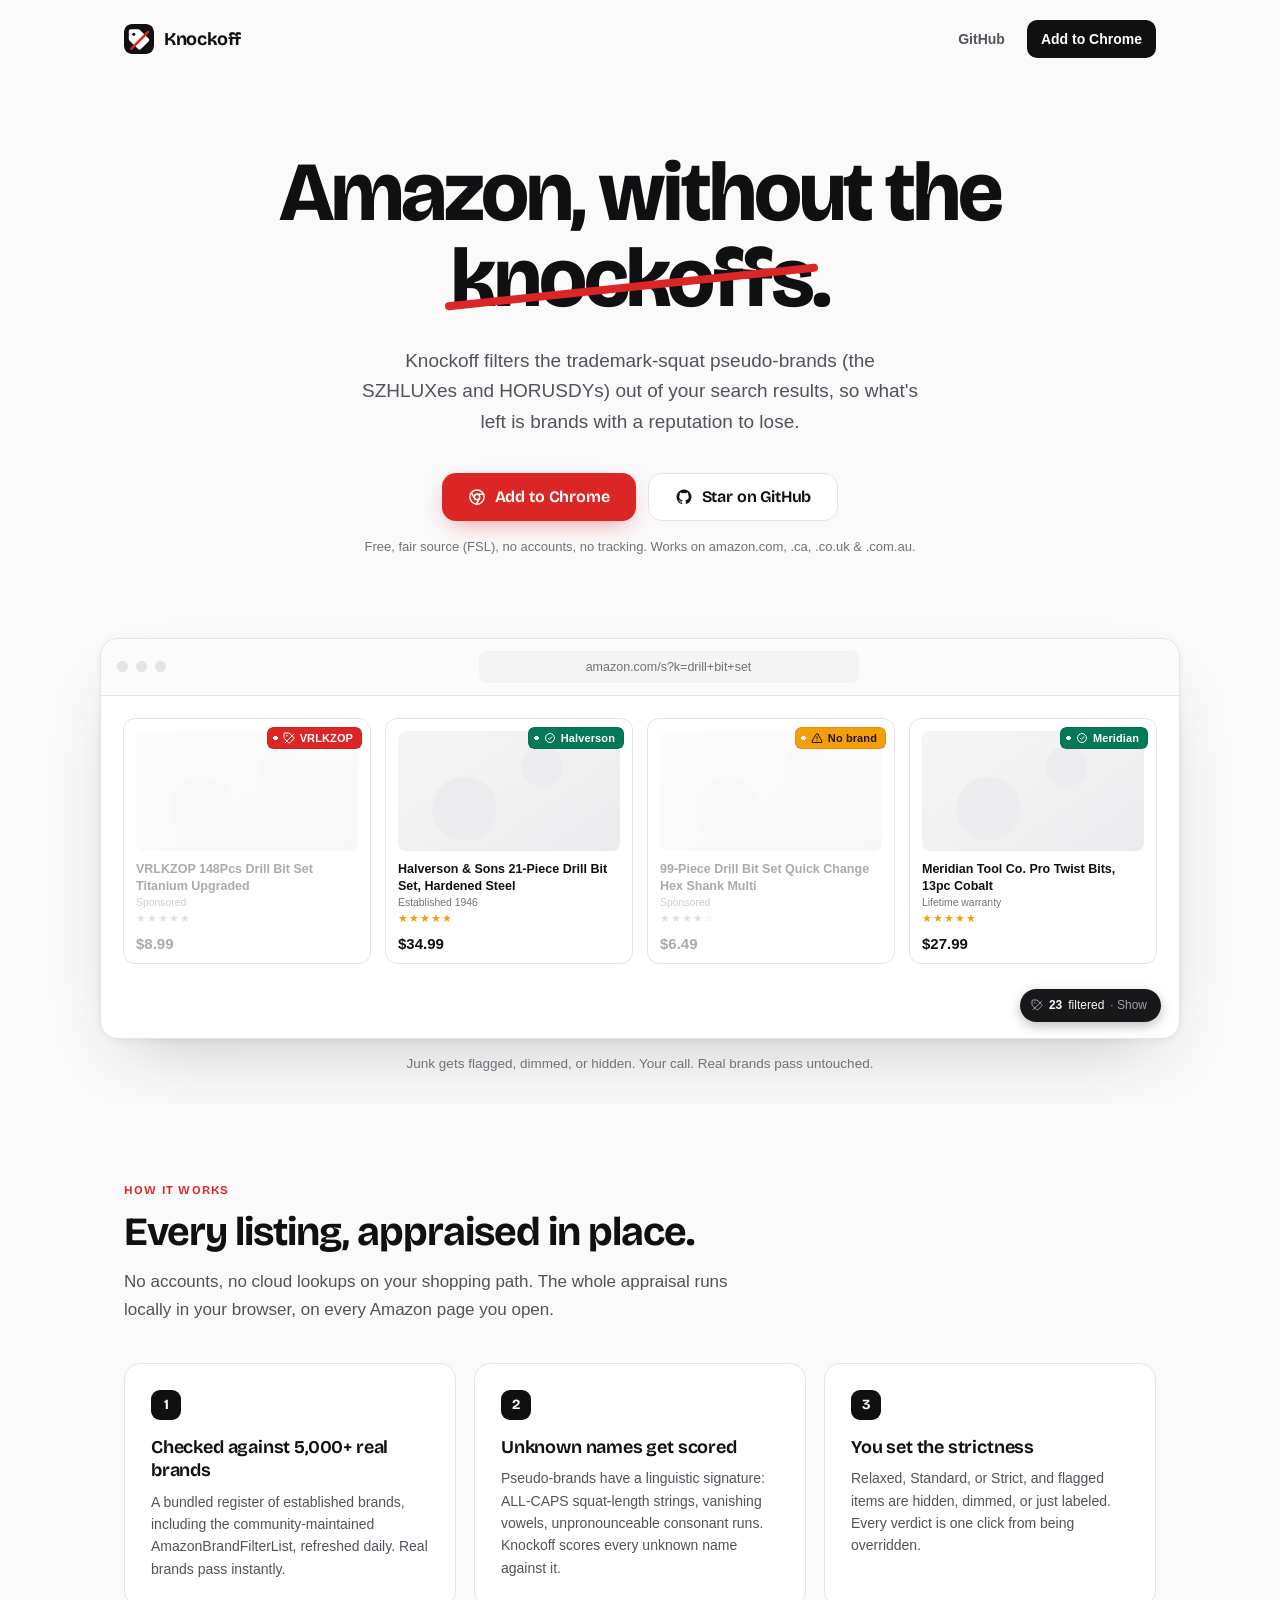
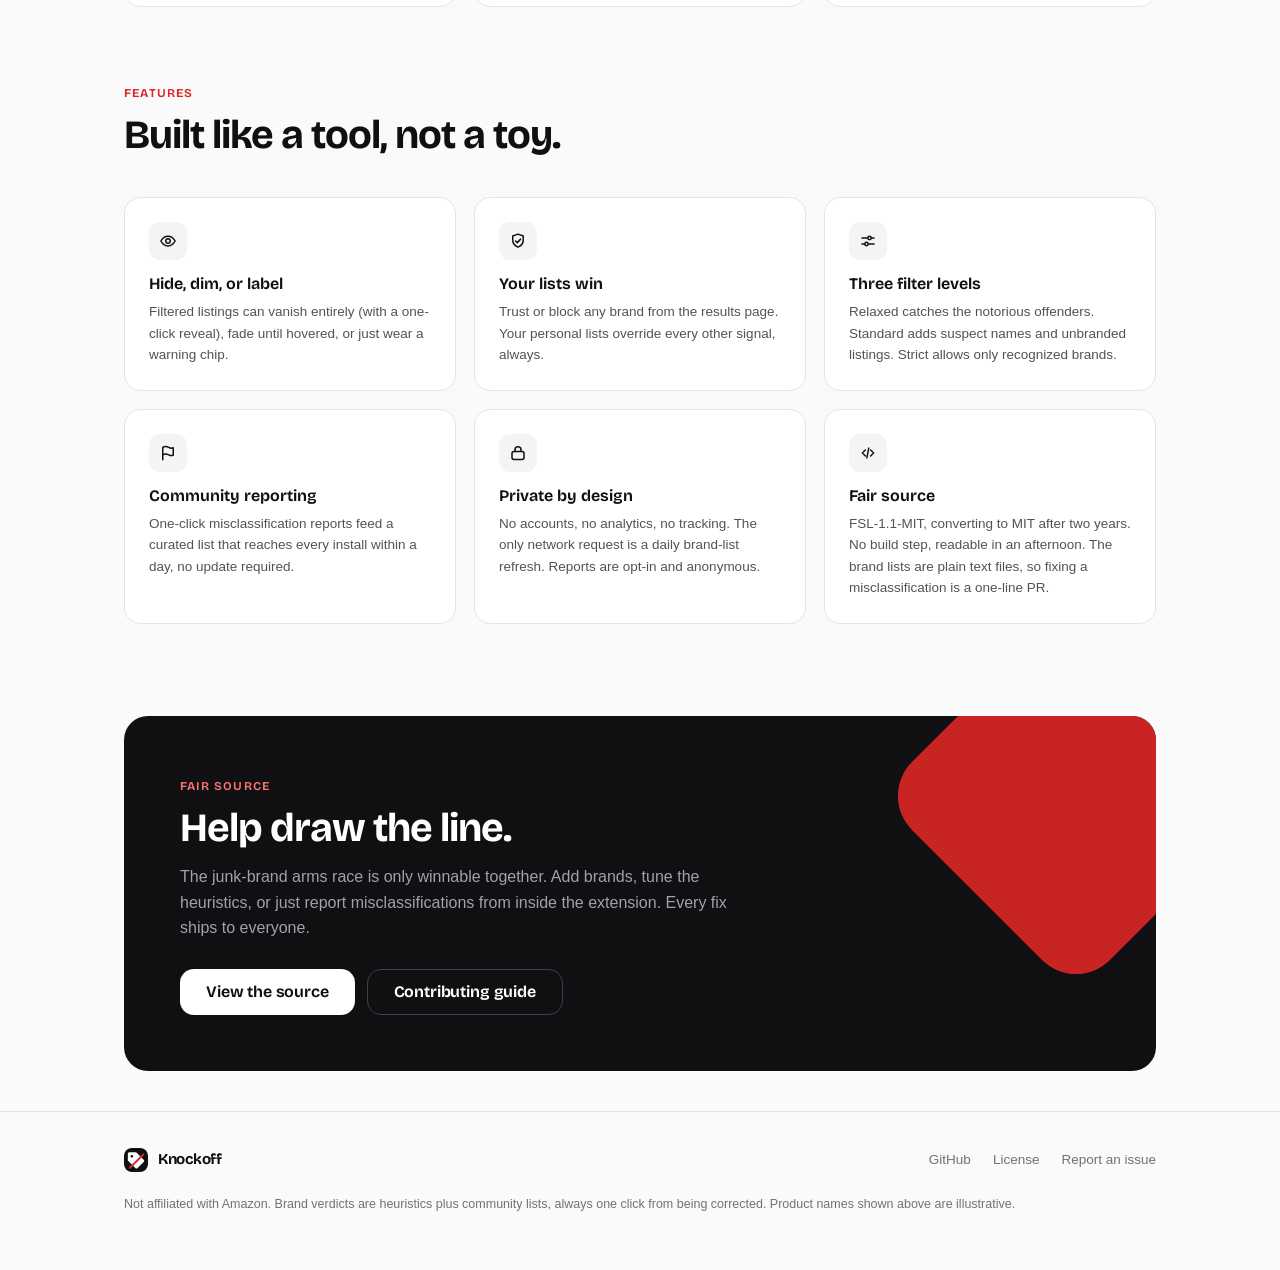
<file: site/public/index.html>
<!DOCTYPE html>
<html lang="en">
<head>
<meta charset="utf-8">
<meta name="viewport" content="width=device-width, initial-scale=1">
<title>Knockoff: Amazon, without the knockoffs</title>
<meta name="description" content="A free, fair-source Chrome extension that filters trademark-squat pseudo-brands out of Amazon. Buy from real, established brands.">
<link rel="icon" href="/icon.svg" type="image/svg+xml">
<link rel="apple-touch-icon" href="/icon128.png">
<meta property="og:title" content="Knockoff: Amazon, without the knockoffs">
<meta property="og:description" content="A free, fair-source Chrome extension that filters pseudo-brand junk out of Amazon search results.">
<meta property="og:image" content="https://knockoff.shopping/og.png">
<meta property="og:url" content="https://knockoff.shopping">
<meta name="twitter:card" content="summary_large_image">
<link rel="preconnect" href="https://fonts.googleapis.com">
<link rel="preconnect" href="https://fonts.gstatic.com" crossorigin>
<link href="https://fonts.googleapis.com/css2?family=Bricolage+Grotesque:opsz,wght@12..96,400..800&display=swap" rel="stylesheet">
<style>
  :root {
    --paper: #fafafa;
    --card: #ffffff;
    --ink: #101012;
    --ink-2: #52525b;
    --ink-3: #71717a;
    --line: #e4e4e7;
    --red: #dc2626;
    --red-deep: #b91c1c;
    --amber: #f59e0b;
    --amber-ink: #221503;
    --green: #047857;
    --display: "Bricolage Grotesque", -apple-system, BlinkMacSystemFont, "Segoe UI", sans-serif;
    --sans: -apple-system, BlinkMacSystemFont, "Segoe UI", Roboto, sans-serif;
  }
  * { box-sizing: border-box; margin: 0; }
  html { scroll-behavior: smooth; }
  body {
    background: var(--paper);
    color: var(--ink);
    font: 400 16px/1.6 var(--sans);
    -webkit-font-smoothing: antialiased;
  }
  .wrap { max-width: 1080px; margin: 0 auto; padding: 0 24px; }

  /* ── Nav ── */
  nav {
    display: flex; align-items: center; justify-content: space-between;
    padding: 20px 0;
  }
  .mark { display: flex; align-items: center; gap: 10px; text-decoration: none; color: var(--ink); }
  .mark svg { width: 30px; height: 30px; border-radius: 8px; }
  .mark b { font: 700 18px/1 var(--display); letter-spacing: -0.02em; }
  .nav-links { display: flex; gap: 8px; align-items: center; }
  .nav-links a {
    color: var(--ink-2); text-decoration: none; font-weight: 550; font-size: 14px;
    padding: 8px 14px; border-radius: 10px;
  }
  .nav-links a:hover { color: var(--ink); background: #f0f0f1; }
  .nav-links a.solid { background: var(--ink); color: #fff; }
  .nav-links a.solid:hover { background: #2d2d31; }

  /* ── Hero ── */
  header { position: relative; overflow: hidden; }
  .hero { padding: 72px 0 40px; text-align: center; position: relative; }
  .hero h1 {
    font: 750 clamp(44px, 7.5vw, 84px)/1.02 var(--display);
    letter-spacing: -0.035em;
    max-width: 850px; margin: 0 auto 24px;
  }
  .hero h1 .slashed {
    position: relative; white-space: nowrap;
  }
  .hero h1 .slashed::after {
    content: ""; position: absolute; left: -2%; right: -2%; top: 54%;
    height: 0.09em; background: var(--red); border-radius: 99px;
    transform: rotate(-6deg);
  }
  .hero p.sub {
    font-size: 19px; color: var(--ink-2); max-width: 560px; margin: 0 auto 36px;
  }
  .ctas { display: flex; gap: 12px; justify-content: center; flex-wrap: wrap; }
  .btn {
    display: inline-flex; align-items: center; gap: 9px;
    padding: 14px 26px; border-radius: 14px; text-decoration: none;
    font: 650 16px/1 var(--display); letter-spacing: -0.01em;
    transition: transform .12s ease, box-shadow .12s ease;
  }
  .btn:active { transform: scale(.98); }
  .btn.primary { background: var(--red); color: #fff; box-shadow: 0 8px 24px -8px rgba(220,38,38,.5); }
  .btn.primary:hover { background: var(--red-deep); transform: translateY(-1px); }
  .btn.ghost { background: #fff; color: var(--ink); border: 1px solid var(--line); }
  .btn.ghost:hover { border-color: var(--ink-3); }
  .btn svg { width: 18px; height: 18px; }
  .hero .note { margin-top: 16px; font-size: 13px; color: var(--ink-3); }

  /* ── Demo ── */
  .demo { padding: 40px 0 30px; }
  .browser {
    background: var(--card); border: 1px solid var(--line); border-radius: 18px;
    box-shadow: 0 2px 6px rgba(16,16,18,.05), 0 30px 70px -30px rgba(16,16,18,.25);
    overflow: hidden;
  }
  .browser-bar {
    display: flex; align-items: center; gap: 8px;
    padding: 12px 16px; border-bottom: 1px solid var(--line); background: #fcfcfc;
  }
  .dot { width: 11px; height: 11px; border-radius: 50%; background: #e4e4e7; }
  .urlbar {
    flex: 1; max-width: 380px; margin: 0 auto;
    background: #f4f4f5; border-radius: 8px; padding: 6px 14px;
    font-size: 12.5px; color: var(--ink-3); text-align: center;
  }
  .results { display: grid; grid-template-columns: repeat(4, 1fr); gap: 14px; padding: 22px; }
  .product { position: relative; border: 1px solid var(--line); border-radius: 12px; padding: 12px; background: #fff; }
  .product .img {
    height: 120px; border-radius: 8px; margin-bottom: 10px;
    background:
      radial-gradient(circle at 65% 30%, #ececee 12%, transparent 13%),
      radial-gradient(circle at 30% 65%, #ececee 18%, transparent 19%),
      linear-gradient(145deg, #f6f6f7, #ebebed);
  }
  .product .t { font-size: 12.5px; font-weight: 600; line-height: 1.4; }
  .product .t small { display: block; font-weight: 400; color: var(--ink-3); }
  .product .price { margin-top: 8px; font: 700 15px/1 var(--sans); }
  .product.junk .img, .product.junk .t, .product.junk .price { opacity: .35; filter: grayscale(.9); }
  .stars { color: var(--amber); font-size: 11px; letter-spacing: 1px; }
  .product.junk .stars { opacity: .35; filter: grayscale(.9); }

  /* the real chip, punched hole and all */
  .chip {
    position: absolute; top: 8px; right: 8px; z-index: 2;
    display: inline-flex; align-items: center; gap: 5px;
    padding: 3px 9px 3px 16px; border-radius: 6px;
    font: 600 11px/1.5 var(--sans); letter-spacing: .01em;
    box-shadow: 0 1px 2px rgba(0,0,0,.18), inset 0 0 0 1px rgba(0,0,0,.08);
    -webkit-mask: radial-gradient(circle 2.5px at 8.5px 50%, transparent 96%, #000 100%);
            mask: radial-gradient(circle 2.5px at 8.5px 50%, transparent 96%, #000 100%);
  }
  .chip svg { width: 12px; height: 12px; }
  .chip.red { background: var(--red); color: #fff; }
  .chip.amber { background: var(--amber); color: var(--amber-ink); }
  .chip.green { background: var(--green); color: #fff; }
  .pill {
    position: absolute; right: 18px; bottom: 16px;
    display: inline-flex; align-items: center; gap: 6px;
    padding: 8px 14px 8px 11px; border-radius: 999px;
    background: #18181b; color: #fafafa; font: 500 12px/1.4 var(--sans);
    box-shadow: 0 4px 12px rgba(0,0,0,.25);
  }
  .pill b { font-weight: 600; }
  .pill i { font-style: normal; color: #a1a1aa; }
  .pill svg { width: 12px; height: 12px; color: #a1a1aa; }
  .demo-caption { text-align: center; font-size: 13.5px; color: var(--ink-3); margin-top: 14px; }

  /* ── Sections ── */
  section { padding: 72px 0; }
  .kicker {
    display: inline-flex; align-items: center; gap: 7px;
    font: 650 12px/1 var(--display); letter-spacing: .1em; text-transform: uppercase;
    color: var(--red); margin-bottom: 14px;
  }
  h2 { font: 700 clamp(28px, 4vw, 40px)/1.1 var(--display); letter-spacing: -0.025em; margin-bottom: 14px; }
  .lede { color: var(--ink-2); font-size: 17px; max-width: 620px; }

  .steps { display: grid; grid-template-columns: repeat(3, 1fr); gap: 18px; margin-top: 40px; }
  .step {
    background: var(--card); border: 1px solid var(--line); border-radius: 16px; padding: 26px;
  }
  .step .n {
    display: inline-flex; align-items: center; justify-content: center;
    width: 30px; height: 30px; border-radius: 9px; background: var(--ink); color: #fff;
    font: 700 14px/1 var(--display); margin-bottom: 16px;
  }
  .step h3 { font: 650 18px/1.3 var(--display); letter-spacing: -0.01em; margin-bottom: 8px; }
  .step p { font-size: 14px; color: var(--ink-2); }

  .grid { display: grid; grid-template-columns: repeat(3, 1fr); gap: 18px; margin-top: 40px; }
  .feature {
    background: var(--card); border: 1px solid var(--line); border-radius: 16px; padding: 24px;
  }
  .feature .ic {
    display: inline-flex; width: 38px; height: 38px; border-radius: 11px;
    align-items: center; justify-content: center; margin-bottom: 14px;
    background: #f4f4f5; color: var(--ink);
  }
  .feature .ic svg { width: 18px; height: 18px; }
  .feature h3 { font: 650 16px/1.3 var(--display); margin-bottom: 6px; }
  .feature p { font-size: 13.5px; color: var(--ink-2); }

  /* ── Open source band ── */
  .band { background: var(--ink); color: #fafafa; border-radius: 24px; padding: 56px; margin: 20px 0 40px; position: relative; overflow: hidden; }
  .band::before {
    content: ""; position: absolute; right: -60px; top: -60px; width: 280px; height: 280px;
    background: var(--red); transform: rotate(45deg); opacity: .9; border-radius: 48px;
  }
  .band h2 { color: #fff; position: relative; }
  .band p { color: #a1a1aa; max-width: 560px; font-size: 16px; position: relative; margin-bottom: 28px; }
  .band .btn.ghost { background: transparent; color: #fff; border-color: #3f3f46; position: relative; }
  .band .btn.ghost:hover { border-color: #71717a; }
  .band .btn.white { background: #fff; color: var(--ink); position: relative; }

  footer { padding: 36px 0 56px; border-top: 1px solid var(--line); }
  .foot { display: flex; align-items: center; justify-content: space-between; flex-wrap: wrap; gap: 16px; }
  .foot .mark svg { width: 24px; height: 24px; }
  .foot .mark b { font-size: 15px; }
  .foot-links { display: flex; gap: 22px; font-size: 13.5px; }
  .foot-links a { color: var(--ink-3); text-decoration: none; }
  .foot-links a:hover { color: var(--ink); }
  .foot .fine { width: 100%; font-size: 12.5px; color: var(--ink-3); margin-top: 6px; }

  @media (max-width: 860px) {
    .results { grid-template-columns: repeat(2, 1fr); }
    .steps, .grid { grid-template-columns: 1fr; }
    .band { padding: 36px 28px; }
    .product:nth-child(n+5) { display: none; }
  }
</style>
</head>
<body>

<div class="wrap">
  <nav>
    <a class="mark" href="/">
      <svg viewBox="0 0 128 128" aria-hidden="true"><rect width="128" height="128" rx="30" fill="#101012"/><g transform="translate(64 66) scale(4.35) translate(-12 -12)"><path d="M12.9 2.6 21.4 11.1a2 2 0 0 1 0 2.83l-7.47 7.47a2 2 0 0 1-2.83 0L2.6 12.9A2 2 0 0 1 2 11.49V4a2 2 0 0 1 2-2h7.49a2 2 0 0 1 1.41.6Z" fill="#fff"/><circle cx="6.9" cy="6.9" r="1.55" fill="#101012"/><path d="M4.6 21 21 4.6" stroke="#dc2626" stroke-width="2.4" stroke-linecap="round" fill="none"/></g></svg>
      <b>Knockoff</b>
    </a>
    <div class="nav-links">
      <a href="https://github.com/Shpigford/knockoff">GitHub</a>
      <a class="solid" href="#install">Add to Chrome</a>
    </div>
  </nav>
</div>

<header>
  <div class="wrap hero">
    <h1>Amazon, without the <span class="slashed">knockoffs</span>.</h1>
    <p class="sub">Knockoff filters the trademark-squat pseudo-brands (the SZHLUXes and
    HORUSDYs) out of your search results, so what's left is brands with a reputation to lose.</p>
    <div class="ctas" id="install">
      <a class="btn primary" href="https://github.com/Shpigford/knockoff#install">
        <svg viewBox="0 0 24 24" fill="none" stroke="currentColor" stroke-width="2" stroke-linecap="round" stroke-linejoin="round"><circle cx="12" cy="12" r="9.5"/><circle cx="12" cy="12" r="3.6"/><path d="M12 8.4h9.1M8.9 14.2 4.4 6.4M15.2 14.2l-4.6 7.9"/></svg>
        Add to Chrome
      </a>
      <a class="btn ghost" href="https://github.com/Shpigford/knockoff">
        <svg viewBox="0 0 24 24" fill="currentColor"><path d="M12 2a10 10 0 0 0-3.16 19.49c.5.09.68-.22.68-.48v-1.7c-2.78.6-3.37-1.34-3.37-1.34-.45-1.16-1.11-1.47-1.11-1.47-.9-.62.07-.61.07-.61 1 .07 1.53 1.03 1.53 1.03.9 1.52 2.34 1.08 2.91.83.09-.65.35-1.09.63-1.34-2.22-.25-4.56-1.11-4.56-4.95 0-1.09.39-1.98 1.03-2.68-.1-.25-.45-1.27.1-2.64 0 0 .84-.27 2.75 1.02a9.58 9.58 0 0 1 5 0c1.91-1.29 2.75-1.02 2.75-1.02.55 1.37.2 2.39.1 2.64.64.7 1.03 1.59 1.03 2.68 0 3.85-2.34 4.7-4.57 4.94.36.31.68.92.68 1.85V21c0 .27.18.58.69.48A10 10 0 0 0 12 2Z"/></svg>
        Star on GitHub
      </a>
    </div>
    <p class="note">Free, fair source (FSL), no accounts, no tracking. Works on amazon.com, .ca, .co.uk &amp; .com.au.</p>
  </div>

  <div class="wrap demo">
    <div class="browser">
      <div class="browser-bar">
        <span class="dot"></span><span class="dot"></span><span class="dot"></span>
        <div class="urlbar">amazon.com/s?k=drill+bit+set</div>
      </div>
      <div class="results">
        <div class="product junk">
          <span class="chip red"><svg viewBox="0 0 24 24" fill="none" stroke="currentColor" stroke-width="2" stroke-linecap="round" stroke-linejoin="round"><path d="M12.9 2.6 21.4 11.1a2 2 0 0 1 0 2.83l-7.47 7.47a2 2 0 0 1-2.83 0L2.6 12.9A2 2 0 0 1 2 11.49V4a2 2 0 0 1 2-2h7.49a2 2 0 0 1 1.41.6Z"/><circle cx="7.5" cy="7.5" r="1.5" fill="currentColor" stroke="none"/><path d="M4.2 21.5 21.5 4.2"/></svg>VRLKZOP</span>
          <div class="img"></div>
          <div class="t">VRLKZOP 148Pcs Drill Bit Set Titanium Upgraded<small>Sponsored</small></div>
          <div class="stars">★★★★★</div>
          <div class="price">$8.99</div>
        </div>
        <div class="product">
          <span class="chip green"><svg viewBox="0 0 24 24" fill="none" stroke="currentColor" stroke-width="2" stroke-linecap="round" stroke-linejoin="round"><circle cx="12" cy="12" r="9"/><path d="m8.4 12.4 2.5 2.5 4.9-5.4"/></svg>Halverson</span>
          <div class="img"></div>
          <div class="t">Halverson &amp; Sons 21-Piece Drill Bit Set, Hardened Steel<small>Established 1946</small></div>
          <div class="stars">★★★★★</div>
          <div class="price">$34.99</div>
        </div>
        <div class="product junk">
          <span class="chip amber"><svg viewBox="0 0 24 24" fill="none" stroke="currentColor" stroke-width="2" stroke-linecap="round" stroke-linejoin="round"><path d="M13.73 4.4 21.6 18a2 2 0 0 1-1.73 3H4.13A2 2 0 0 1 2.4 18L10.27 4.4a2 2 0 0 1 3.46 0Z"/><path d="M12 9.4v4.2"/><circle cx="12" cy="17.2" r="1.1" fill="currentColor" stroke="none"/></svg>No brand</span>
          <div class="img"></div>
          <div class="t">99-Piece Drill Bit Set Quick Change Hex Shank Multi<small>Sponsored</small></div>
          <div class="stars">★★★★☆</div>
          <div class="price">$6.49</div>
        </div>
        <div class="product">
          <span class="chip green"><svg viewBox="0 0 24 24" fill="none" stroke="currentColor" stroke-width="2" stroke-linecap="round" stroke-linejoin="round"><circle cx="12" cy="12" r="9"/><path d="m8.4 12.4 2.5 2.5 4.9-5.4"/></svg>Meridian</span>
          <div class="img"></div>
          <div class="t">Meridian Tool Co. Pro Twist Bits, 13pc Cobalt<small>Lifetime warranty</small></div>
          <div class="stars">★★★★★</div>
          <div class="price">$27.99</div>
        </div>
      </div>
      <div style="position:relative;height:52px">
        <span class="pill"><svg viewBox="0 0 24 24" fill="none" stroke="currentColor" stroke-width="2" stroke-linecap="round" stroke-linejoin="round"><path d="M12.9 2.6 21.4 11.1a2 2 0 0 1 0 2.83l-7.47 7.47a2 2 0 0 1-2.83 0L2.6 12.9A2 2 0 0 1 2 11.49V4a2 2 0 0 1 2-2h7.49a2 2 0 0 1 1.41.6Z"/><circle cx="7.5" cy="7.5" r="1.5" fill="currentColor" stroke="none"/><path d="M4.2 21.5 21.5 4.2"/></svg><b>23</b> filtered <i>· Show</i></span>
      </div>
    </div>
    <p class="demo-caption">Junk gets flagged, dimmed, or hidden. Your call. Real brands pass untouched.</p>
  </div>
</header>

<section>
  <div class="wrap">
    <span class="kicker">How it works</span>
    <h2>Every listing, appraised in place.</h2>
    <p class="lede">No accounts, no cloud lookups on your shopping path. The whole appraisal
    runs locally in your browser, on every Amazon page you open.</p>
    <div class="steps">
      <div class="step">
        <span class="n">1</span>
        <h3>Checked against 5,000+ real brands</h3>
        <p>A bundled register of established brands, including the community-maintained
        AmazonBrandFilterList, refreshed daily. Real brands pass instantly.</p>
      </div>
      <div class="step">
        <span class="n">2</span>
        <h3>Unknown names get scored</h3>
        <p>Pseudo-brands have a linguistic signature: ALL-CAPS squat-length strings, vanishing
        vowels, unpronounceable consonant runs. Knockoff scores every unknown name against it.</p>
      </div>
      <div class="step">
        <span class="n">3</span>
        <h3>You set the strictness</h3>
        <p>Relaxed, Standard, or Strict, and flagged items are hidden, dimmed, or just labeled.
        Every verdict is one click from being overridden.</p>
      </div>
    </div>
  </div>
</section>

<section style="padding-top: 0;">
  <div class="wrap">
    <span class="kicker">Features</span>
    <h2>Built like a tool, not a toy.</h2>
    <div class="grid">
      <div class="feature">
        <span class="ic"><svg viewBox="0 0 24 24" fill="none" stroke="currentColor" stroke-width="2" stroke-linecap="round" stroke-linejoin="round"><path d="M2.5 12S6 5.5 12 5.5 21.5 12 21.5 12 18 18.5 12 18.5 2.5 12 2.5 12Z"/><circle cx="12" cy="12" r="3"/></svg></span>
        <h3>Hide, dim, or label</h3>
        <p>Filtered listings can vanish entirely (with a one-click reveal), fade until hovered, or just wear a warning chip.</p>
      </div>
      <div class="feature">
        <span class="ic"><svg viewBox="0 0 24 24" fill="none" stroke="currentColor" stroke-width="2" stroke-linecap="round" stroke-linejoin="round"><path d="M12 2.8 19 5.4v5.2c0 4.6-2.9 7.8-7 9.6-4.1-1.8-7-5-7-9.6V5.4Z"/><path d="m8.8 11.9 2.3 2.3 4.3-4.7"/></svg></span>
        <h3>Your lists win</h3>
        <p>Trust or block any brand from the results page. Your personal lists override every other signal, always.</p>
      </div>
      <div class="feature">
        <span class="ic"><svg viewBox="0 0 24 24" fill="none" stroke="currentColor" stroke-width="2" stroke-linecap="round"><path d="M4 8h7.5M16.5 8H20M4 16h3.5M12.5 16H20"/><circle cx="14" cy="8" r="2.2"/><circle cx="10" cy="16" r="2.2"/></svg></span>
        <h3>Three filter levels</h3>
        <p>Relaxed catches the notorious offenders. Standard adds suspect names and unbranded listings. Strict allows only recognized brands.</p>
      </div>
      <div class="feature">
        <span class="ic"><svg viewBox="0 0 24 24" fill="none" stroke="currentColor" stroke-width="2" stroke-linecap="round" stroke-linejoin="round"><path d="M5 21V4.5C7.7 3 10.3 3 13 4.5c2 1.1 4 1.3 6 .6V15c-2 .7-4 .5-6-.6-2.7-1.5-5.3-1.5-8 0"/></svg></span>
        <h3>Community reporting</h3>
        <p>One-click misclassification reports feed a curated list that reaches every install within a day, no update required.</p>
      </div>
      <div class="feature">
        <span class="ic"><svg viewBox="0 0 24 24" fill="none" stroke="currentColor" stroke-width="2" stroke-linecap="round" stroke-linejoin="round"><rect x="4" y="10" width="16" height="10.5" rx="2.5"/><path d="M8 10V7.5a4 4 0 0 1 8 0V10"/></svg></span>
        <h3>Private by design</h3>
        <p>No accounts, no analytics, no tracking. The only network request is a daily brand-list refresh. Reports are opt-in and anonymous.</p>
      </div>
      <div class="feature">
        <span class="ic"><svg viewBox="0 0 24 24" fill="none" stroke="currentColor" stroke-width="2" stroke-linecap="round" stroke-linejoin="round"><path d="m8.5 8-4 4 4 4M15.5 8l4 4-4 4M13 5.5l-2.5 13"/></svg></span>
        <h3>Fair source</h3>
        <p>FSL-1.1-MIT, converting to MIT after two years. No build step, readable in an afternoon. The brand lists are plain text files, so fixing a misclassification is a one-line PR.</p>
      </div>
    </div>
  </div>
</section>

<div class="wrap">
  <div class="band">
    <span class="kicker" style="color:#f87171">Fair source</span>
    <h2>Help draw the line.</h2>
    <p>The junk-brand arms race is only winnable together. Add brands, tune the heuristics,
    or just report misclassifications from inside the extension. Every fix ships to everyone.</p>
    <div class="ctas" style="justify-content:flex-start">
      <a class="btn white" href="https://github.com/Shpigford/knockoff">View the source</a>
      <a class="btn ghost" href="https://github.com/Shpigford/knockoff/blob/main/CONTRIBUTING.md">Contributing guide</a>
    </div>
  </div>
</div>

<footer>
  <div class="wrap foot">
    <a class="mark" href="/">
      <svg viewBox="0 0 128 128" aria-hidden="true"><rect width="128" height="128" rx="30" fill="#101012"/><g transform="translate(64 66) scale(4.35) translate(-12 -12)"><path d="M12.9 2.6 21.4 11.1a2 2 0 0 1 0 2.83l-7.47 7.47a2 2 0 0 1-2.83 0L2.6 12.9A2 2 0 0 1 2 11.49V4a2 2 0 0 1 2-2h7.49a2 2 0 0 1 1.41.6Z" fill="#fff"/><circle cx="6.9" cy="6.9" r="1.55" fill="#101012"/><path d="M4.6 21 21 4.6" stroke="#dc2626" stroke-width="2.4" stroke-linecap="round" fill="none"/></g></svg>
      <b>Knockoff</b>
    </a>
    <div class="foot-links">
      <a href="https://github.com/Shpigford/knockoff">GitHub</a>
      <a href="https://github.com/Shpigford/knockoff/blob/main/LICENSE">License</a>
      <a href="https://github.com/Shpigford/knockoff/issues">Report an issue</a>
    </div>
    <p class="fine">Not affiliated with Amazon. Brand verdicts are heuristics plus community lists, always
    one click from being corrected. Product names shown above are illustrative.</p>
  </div>
</footer>

</body>
</html>
</file>
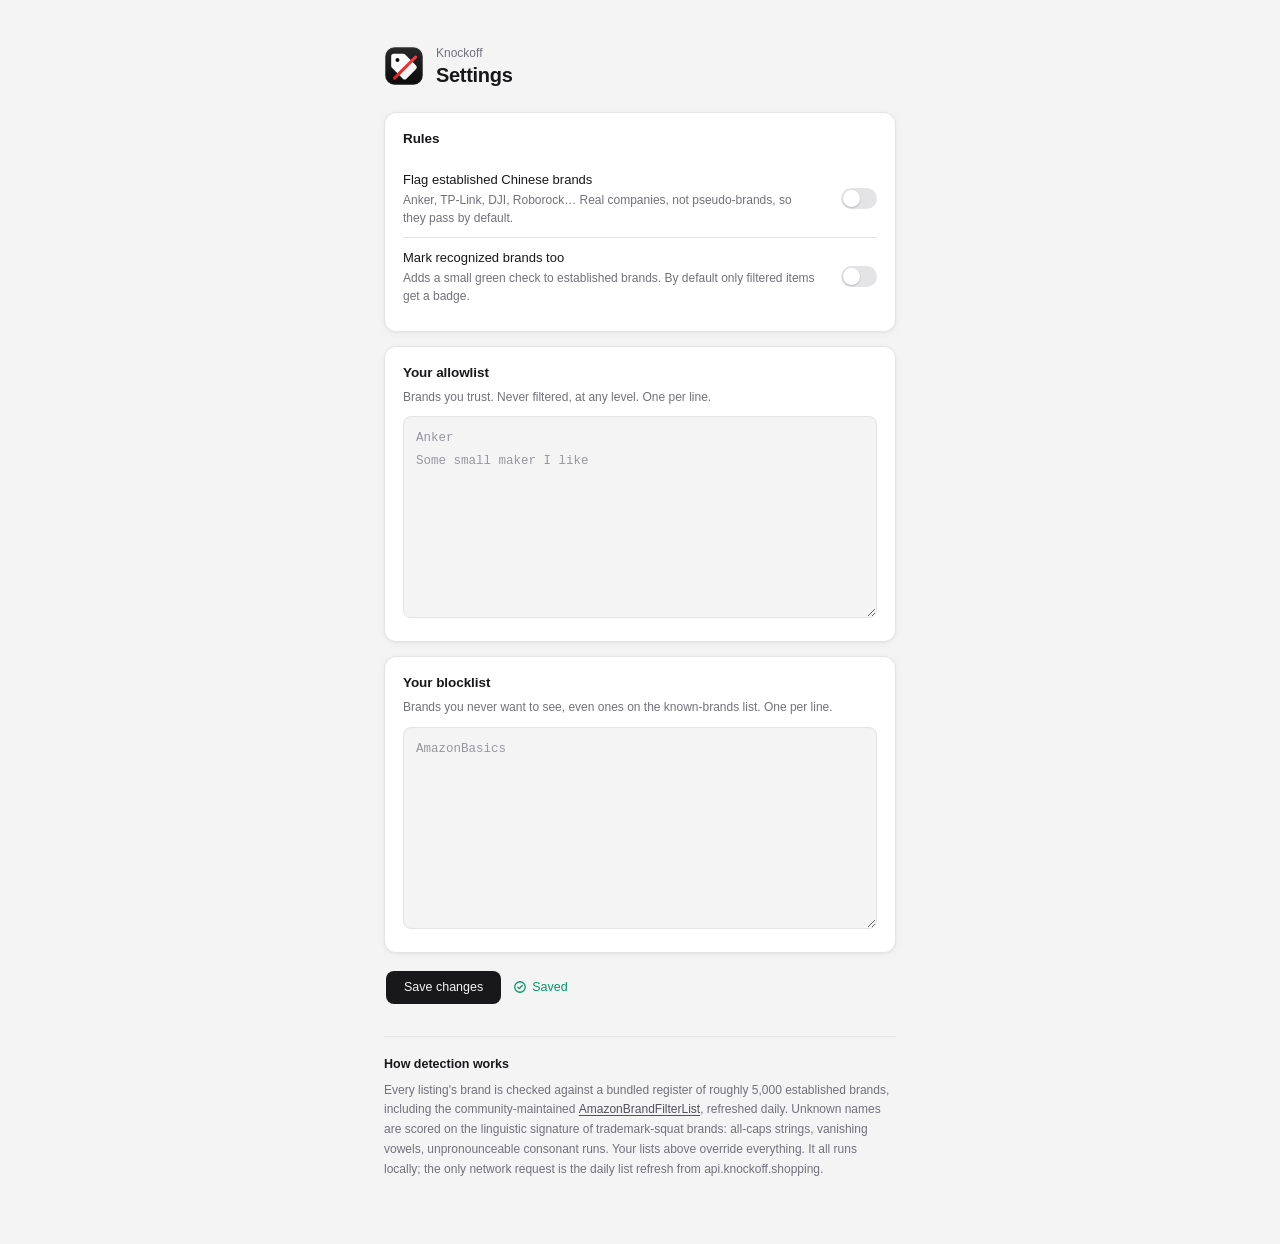
<file: options/options.html>
<!DOCTYPE html>
<html>
<head>
  <meta charset="utf-8">
  <title>Knockoff Settings</title>
  <link rel="stylesheet" href="options.css">
</head>
<body>
  <main>
    <header class="masthead">
      <svg class="logo" viewBox="0 0 128 128" aria-hidden="true">
        <defs>
          <linearGradient id="lg-bg" x1="0" y1="0" x2="0" y2="1">
            <stop offset="0" stop-color="#292929"/>
            <stop offset="1" stop-color="#0a0a0a"/>
          </linearGradient>
          <linearGradient id="lg-tag" x1="0" y1="0" x2="1" y2="1">
            <stop offset="0" stop-color="#ffffff"/>
            <stop offset="1" stop-color="#f1f1f1"/>
          </linearGradient>
          <linearGradient id="lg-wax" x1="0" y1="1" x2="1" y2="0">
            <stop offset="0" stop-color="#dc2626"/>
            <stop offset="1" stop-color="#f43f3f"/>
          </linearGradient>
        </defs>
        <rect x="4" y="4" width="120" height="120" rx="30" fill="url(#lg-bg)"/>
        <rect x="6" y="6" width="116" height="116" rx="28" fill="none" stroke="rgba(255,255,255,0.08)" stroke-width="2.5"/>
        <g transform="translate(64 66) scale(4.1) translate(-12 -12)">
          <path d="M12.9 2.6 21.4 11.1a2 2 0 0 1 0 2.83l-7.47 7.47a2 2 0 0 1-2.83 0L2.6 12.9A2 2 0 0 1 2 11.49V4a2 2 0 0 1 2-2h7.49a2 2 0 0 1 1.41.6Z" fill="url(#lg-tag)"/>
          <circle cx="6.9" cy="6.9" r="1.55" fill="#0a0a0a"/>
          <path d="M4.6 21 21 4.6" stroke="url(#lg-wax)" stroke-width="2.4" stroke-linecap="round" fill="none"/>
        </g>
      </svg>
      <div>
        <p class="overline">Knockoff</p>
        <h1>Settings</h1>
      </div>
    </header>

    <section>
      <h2>Rules</h2>
      <label class="row">
        <span class="row-copy">
          <span class="row-title">Flag established Chinese brands</span>
          <span class="row-sub">Anker, TP-Link, DJI, Roborock… Real companies, not
          pseudo-brands, so they pass by default.</span>
        </span>
        <span class="switch"><input type="checkbox" id="flagChineseMajor"><span class="slider"></span></span>
      </label>
      <label class="row">
        <span class="row-copy">
          <span class="row-title">Mark recognized brands too</span>
          <span class="row-sub">Adds a small green check to established brands.
          By default only filtered items get a badge.</span>
        </span>
        <span class="switch"><input type="checkbox" id="showKnownBadge"><span class="slider"></span></span>
      </label>
    </section>

    <section>
      <h2>Your allowlist</h2>
      <p class="hint">Brands you trust. Never filtered, at any level. One per line.</p>
      <textarea id="allow" rows="8" spellcheck="false" placeholder="Anker&#10;Some small maker I like"></textarea>
    </section>

    <section>
      <h2>Your blocklist</h2>
      <p class="hint">Brands you never want to see, even ones on the known-brands list. One per line.</p>
      <textarea id="block" rows="8" spellcheck="false" placeholder="AmazonBasics"></textarea>
    </section>

    <div class="actions">
      <button id="save" class="primary">Save changes</button>
      <span id="saved" class="saved" hidden>
        <svg viewBox="0 0 24 24" fill="none" stroke="currentColor" stroke-width="2.2" stroke-linecap="round" stroke-linejoin="round"><circle cx="12" cy="12" r="9"/><path d="m8.4 12.4 2.5 2.5 4.9-5.4"/></svg>
        Saved
      </span>
    </div>

    <footer class="colophon">
      <h3>How detection works</h3>
      <p>
        Every listing's brand is checked against a bundled register of roughly
        5,000 established brands, including the community-maintained
        <a href="https://github.com/chris-mosley/AmazonBrandFilterList" target="_blank" rel="noreferrer">AmazonBrandFilterList</a>,
        refreshed daily. Unknown names are scored on the linguistic signature
        of trademark-squat brands: all-caps strings, vanishing vowels,
        unpronounceable consonant runs. Your lists above override everything.
        It all runs locally; the only network request is the daily list
        refresh from api.knockoff.shopping.
      </p>
    </footer>
  </main>
  <script src="options.js"></script>
</body>
</html>
</file>
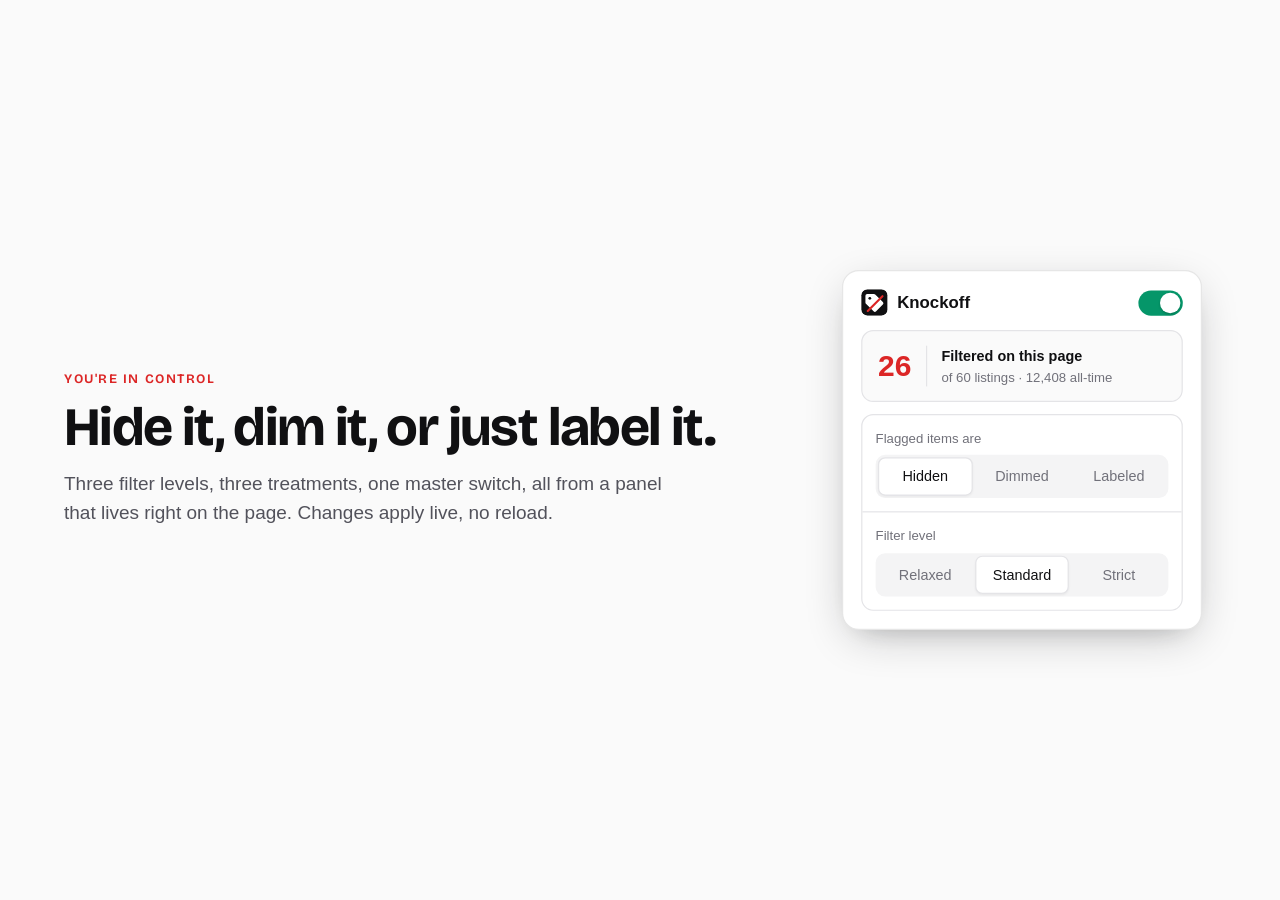
<file: store-assets/frames/shot-2.html>
<!DOCTYPE html><html><head><meta charset="utf-8">
<link href="https://fonts.googleapis.com/css2?family=Bricolage+Grotesque:opsz,wght@12..96,400..800&display=swap" rel="stylesheet">
<link rel="stylesheet" href="frames.css">
<style>
  body{width:1280px;height:800px}
  .split{display:flex;gap:72px;align-items:center;flex:1}
  .panel{transform:scale(1.2);transform-origin:center;margin-right:44px}
</style>
</head><body>
<div class="frame">
  <div class="split">
    <div style="flex:1">
      <div class="kicker">You're in control</div>
      <h1>Hide it, dim it, or just label it.</h1>
      <p class="sub">Three filter levels, three treatments, one master switch, all from a panel
      that lives right on the page. Changes apply live, no reload.</p>
    </div>
    <div class="panel">
      <div class="panel-head">
        <span class="panel-brand"><svg width="22" height="22" viewBox="0 0 128 128"><rect width="128" height="128" rx="30" fill="#101012"/><g transform="translate(64 66) scale(4.35) translate(-12 -12)"><path d="M12.9 2.6 21.4 11.1a2 2 0 0 1 0 2.83l-7.47 7.47a2 2 0 0 1-2.83 0L2.6 12.9A2 2 0 0 1 2 11.49V4a2 2 0 0 1 2-2h7.49a2 2 0 0 1 1.41.6Z" fill="#fff"/><circle cx="6.9" cy="6.9" r="1.55" fill="#101012"/><path d="M4.6 21 21 4.6" stroke="#dc2626" stroke-width="2.4" stroke-linecap="round" fill="none"/></g></svg>Knockoff</span>
        <span class="switch"></span>
      </div>
      <div class="panel-stats">
        <span class="panel-num">26</span>
        <span class="panel-copy"><b>Filtered on this page</b><small>of 60 listings · 12,408 all-time</small></span>
      </div>
      <div class="panel-card">
        <div class="panel-label">Flagged items are</div>
        <div class="seg"><span class="on">Hidden</span><span>Dimmed</span><span>Labeled</span></div>
        <div class="panel-rule"></div>
        <div class="panel-label">Filter level</div>
        <div class="seg"><span>Relaxed</span><span class="on">Standard</span><span>Strict</span></div>
      </div>
    </div>
  </div>
</div>
</body></html>
</file>
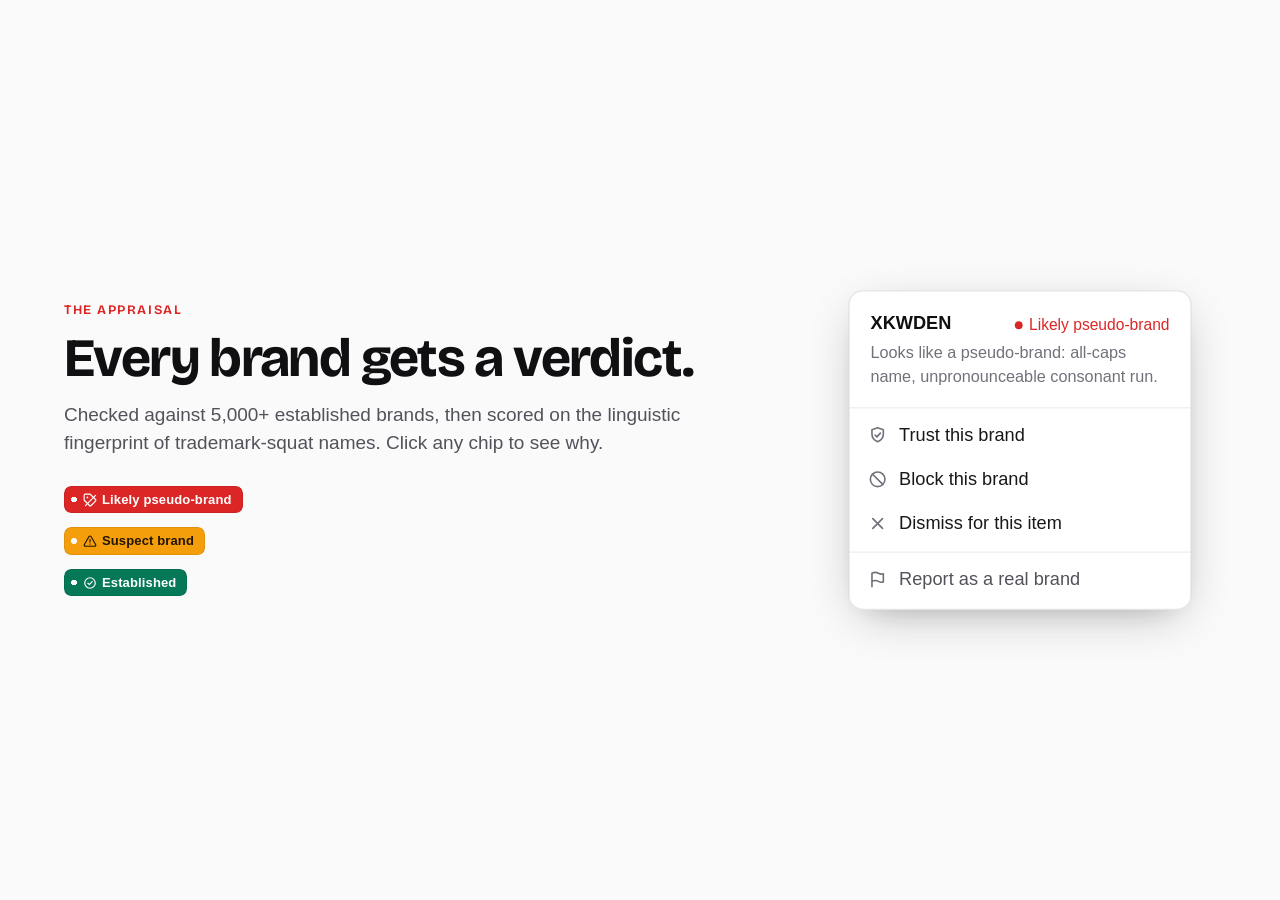
<file: store-assets/frames/shot-3.html>
<!DOCTYPE html><html><head><meta charset="utf-8">
<link href="https://fonts.googleapis.com/css2?family=Bricolage+Grotesque:opsz,wght@12..96,400..800&display=swap" rel="stylesheet">
<link rel="stylesheet" href="frames.css">
<style>
  body{width:1280px;height:800px}
  .split{display:flex;gap:72px;align-items:center;flex:1}
  .menu{transform:scale(1.3);transform-origin:center;margin-right:64px}
  .chips{display:flex;flex-direction:column;gap:14px;align-items:flex-start;margin-top:28px}
</style>
</head><body>
<div class="frame">
  <div class="split">
    <div style="flex:1">
      <div class="kicker">The appraisal</div>
      <h1>Every brand gets a verdict.</h1>
      <p class="sub">Checked against 5,000+ established brands, then scored on the linguistic
      fingerprint of trademark-squat names. Click any chip to see why.</p>
      <div class="chips">
        <span class="chip red"><svg viewBox="0 0 24 24" fill="none" stroke="currentColor" stroke-width="2" stroke-linecap="round" stroke-linejoin="round"><path d="M12.9 2.6 21.4 11.1a2 2 0 0 1 0 2.83l-7.47 7.47a2 2 0 0 1-2.83 0L2.6 12.9A2 2 0 0 1 2 11.49V4a2 2 0 0 1 2-2h7.49a2 2 0 0 1 1.41.6Z"/><circle cx="7.5" cy="7.5" r="1.5" fill="currentColor" stroke="none"/><path d="M4.2 21.5 21.5 4.2"/></svg>Likely pseudo-brand</span>
        <span class="chip amber"><svg viewBox="0 0 24 24" fill="none" stroke="currentColor" stroke-width="2" stroke-linecap="round" stroke-linejoin="round"><path d="M13.73 4.4 21.6 18a2 2 0 0 1-1.73 3H4.13A2 2 0 0 1 2.4 18L10.27 4.4a2 2 0 0 1 3.46 0Z"/><path d="M12 9.4v4.2"/><circle cx="12" cy="17.2" r="1.1" fill="currentColor" stroke="none"/></svg>Suspect brand</span>
        <span class="chip green"><svg viewBox="0 0 24 24" fill="none" stroke="currentColor" stroke-width="2" stroke-linecap="round" stroke-linejoin="round"><circle cx="12" cy="12" r="9"/><path d="m8.4 12.4 2.5 2.5 4.9-5.4"/></svg>Established</span>
      </div>
    </div>
    <div class="menu">
      <div class="menu-head"><span class="b">XKWDEN</span><span class="menu-verdict red">Likely pseudo-brand</span></div>
      <div class="menu-reason">Looks like a pseudo-brand: all-caps name, unpronounceable consonant run.</div>
      <div class="menu-sep"></div>
      <div class="menu-row"><svg viewBox="0 0 24 24" fill="none" stroke="currentColor" stroke-width="2" stroke-linecap="round" stroke-linejoin="round"><path d="M12 2.8 19 5.4v5.2c0 4.6-2.9 7.8-7 9.6-4.1-1.8-7-5-7-9.6V5.4Z"/><path d="m8.8 11.9 2.3 2.3 4.3-4.7"/></svg>Trust this brand</div>
      <div class="menu-row"><svg viewBox="0 0 24 24" fill="none" stroke="currentColor" stroke-width="2" stroke-linecap="round"><circle cx="12" cy="12" r="9"/><path d="m5.7 5.7 12.6 12.6"/></svg>Block this brand</div>
      <div class="menu-row"><svg viewBox="0 0 24 24" fill="none" stroke="currentColor" stroke-width="2" stroke-linecap="round"><path d="m6 6 12 12M18 6 6 18"/></svg>Dismiss for this item</div>
      <div class="menu-sep"></div>
      <div class="menu-row quiet"><svg viewBox="0 0 24 24" fill="none" stroke="currentColor" stroke-width="2" stroke-linecap="round" stroke-linejoin="round"><path d="M5 21V4.5C7.7 3 10.3 3 13 4.5c2 1.1 4 1.3 6 .6V15c-2 .7-4 .5-6-.6-2.7-1.5-5.3-1.5-8 0"/></svg>Report as a real brand</div>
    </div>
  </div>
</div>
</body></html>
</file>
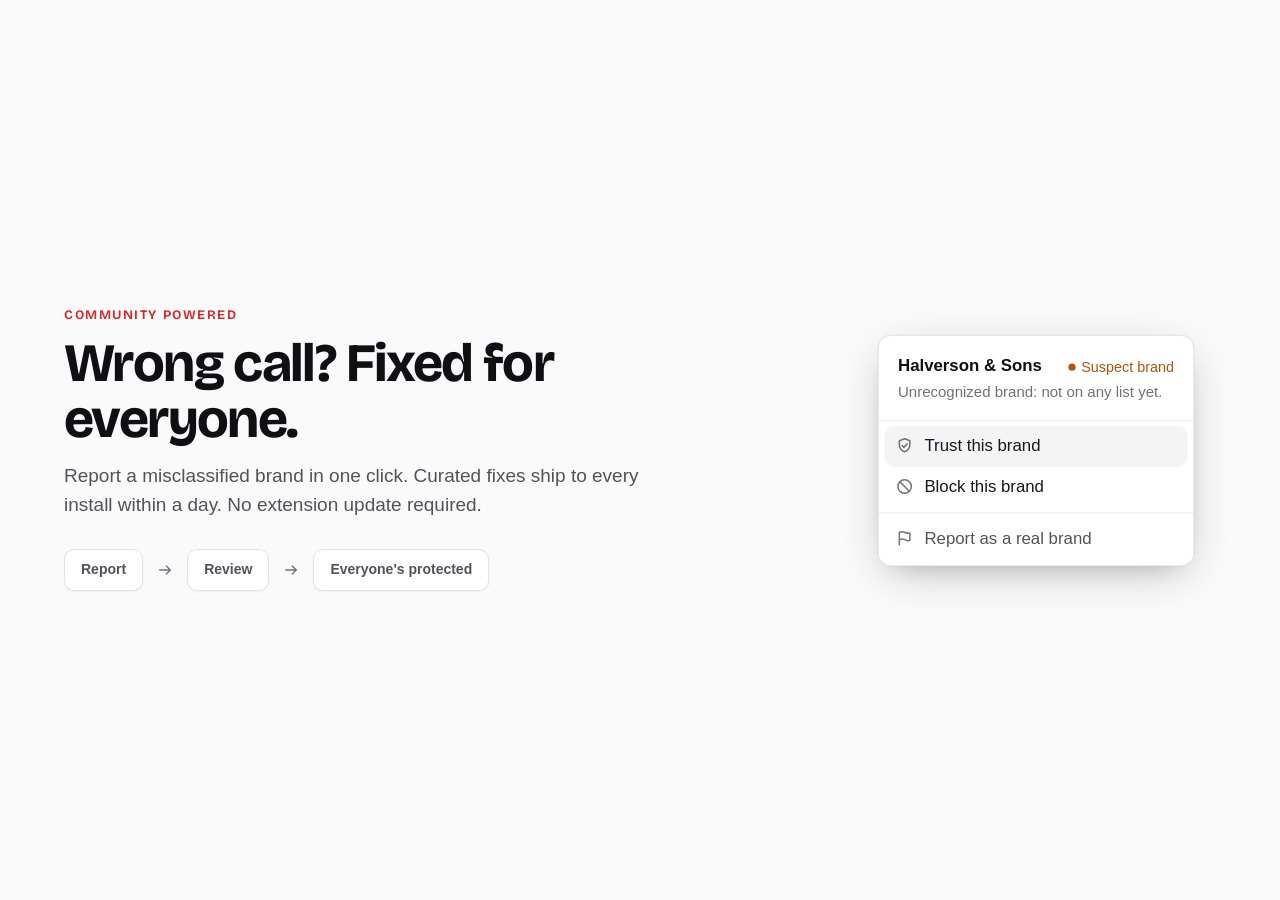
<file: store-assets/frames/shot-4.html>
<!DOCTYPE html><html><head><meta charset="utf-8">
<link href="https://fonts.googleapis.com/css2?family=Bricolage+Grotesque:opsz,wght@12..96,400..800&display=swap" rel="stylesheet">
<link rel="stylesheet" href="frames.css">
<style>
  body{width:1280px;height:800px}
  .split{display:flex;gap:72px;align-items:center;flex:1}
  .stack{display:flex;flex-direction:column;gap:18px;align-items:center}
  .menu{transform:scale(1.2);transform-origin:center}
  .flow{display:flex;align-items:center;gap:14px;margin-top:30px;font:600 14px/1.4 var(--sans);color:var(--ink-2)}
  .flow .step-chip{background:#fff;border:1px solid var(--line);border-radius:10px;padding:10px 16px;box-shadow:0 1px 2px rgba(0,0,0,.05)}
  .flow svg{width:16px;height:16px;color:var(--ink-3)}
</style>
</head><body>
<div class="frame">
  <div class="split">
    <div style="flex:1">
      <div class="kicker">Community powered</div>
      <h1>Wrong call? Fixed for everyone.</h1>
      <p class="sub">Report a misclassified brand in one click. Curated fixes ship to every
      install within a day. No extension update required.</p>
      <div class="flow">
        <span class="step-chip">Report</span>
        <svg viewBox="0 0 24 24" fill="none" stroke="currentColor" stroke-width="2" stroke-linecap="round"><path d="M4 12h15M14 6l6 6-6 6"/></svg>
        <span class="step-chip">Review</span>
        <svg viewBox="0 0 24 24" fill="none" stroke="currentColor" stroke-width="2" stroke-linecap="round"><path d="M4 12h15M14 6l6 6-6 6"/></svg>
        <span class="step-chip">Everyone's protected</span>
      </div>
    </div>
    <div class="stack" style="margin-right:48px">
      <div class="menu">
        <div class="menu-head"><span class="b">Halverson &amp; Sons</span><span class="menu-verdict amber">Suspect brand</span></div>
        <div class="menu-reason">Unrecognized brand: not on any list yet.</div>
        <div class="menu-sep"></div>
        <div class="menu-row hover"><svg viewBox="0 0 24 24" fill="none" stroke="currentColor" stroke-width="2" stroke-linecap="round" stroke-linejoin="round"><path d="M12 2.8 19 5.4v5.2c0 4.6-2.9 7.8-7 9.6-4.1-1.8-7-5-7-9.6V5.4Z"/><path d="m8.8 11.9 2.3 2.3 4.3-4.7"/></svg>Trust this brand</div>
        <div class="menu-row"><svg viewBox="0 0 24 24" fill="none" stroke="currentColor" stroke-width="2" stroke-linecap="round"><circle cx="12" cy="12" r="9"/><path d="m5.7 5.7 12.6 12.6"/></svg>Block this brand</div>
        <div class="menu-sep"></div>
        <div class="menu-row quiet"><svg viewBox="0 0 24 24" fill="none" stroke="currentColor" stroke-width="2" stroke-linecap="round" stroke-linejoin="round"><path d="M5 21V4.5C7.7 3 10.3 3 13 4.5c2 1.1 4 1.3 6 .6V15c-2 .7-4 .5-6-.6-2.7-1.5-5.3-1.5-8 0"/></svg>Report as a real brand</div>
      </div>
    </div>
  </div>
</div>
</body></html>
</file>
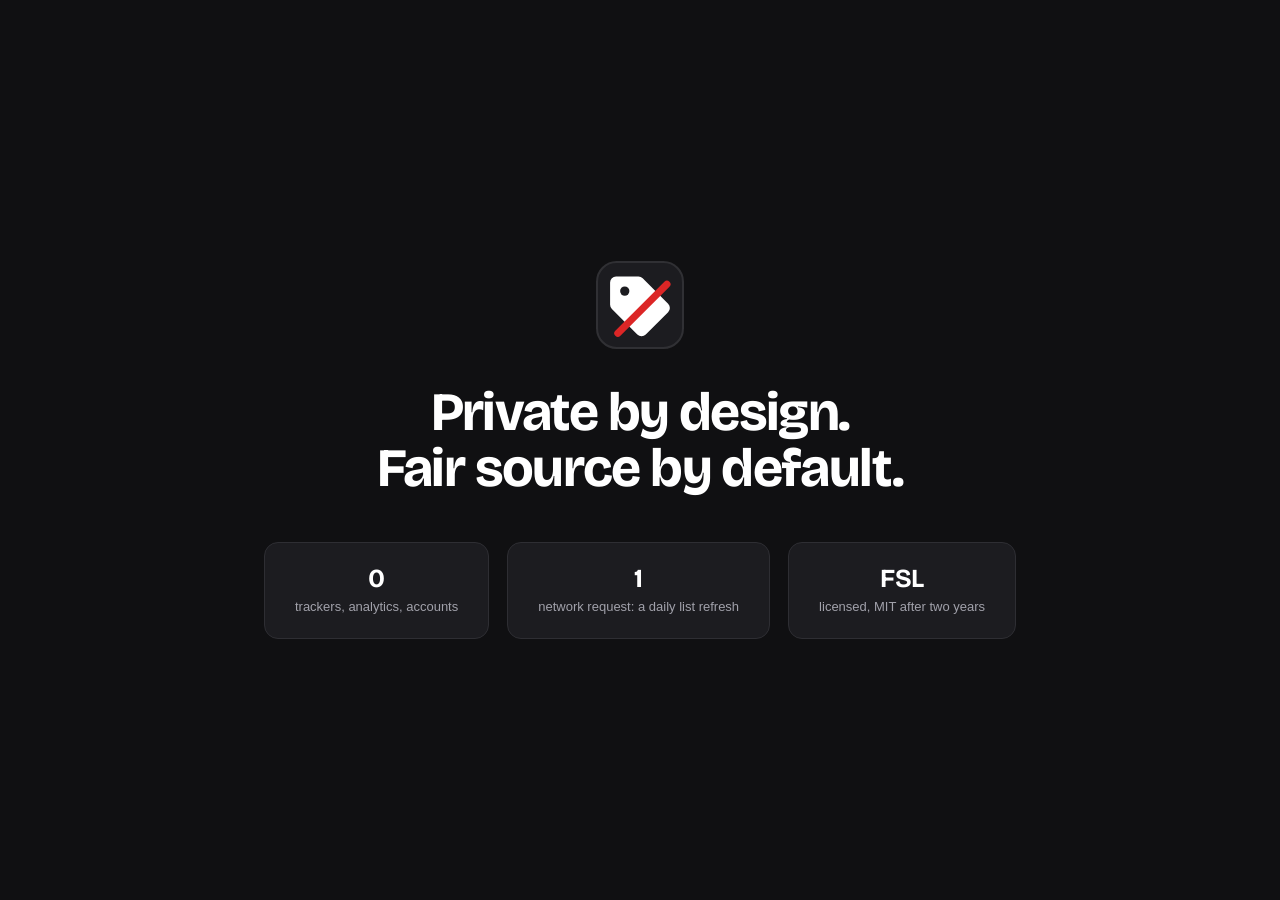
<file: store-assets/frames/shot-5.html>
<!DOCTYPE html><html><head><meta charset="utf-8">
<link href="https://fonts.googleapis.com/css2?family=Bricolage+Grotesque:opsz,wght@12..96,400..800&display=swap" rel="stylesheet">
<link rel="stylesheet" href="frames.css">
<style>
  body{width:1280px;height:800px}
  .frame{align-items:center;justify-content:center;text-align:center;position:relative}
  h1{max-width:820px}
  .marks{display:flex;gap:16px;justify-content:center;margin-bottom:36px}
  .facts{display:flex;gap:18px;justify-content:center;margin-top:44px}
  .fact{background:#1c1c20;border:1px solid #2e2e33;border-radius:14px;padding:20px 30px;min-width:200px}
  .fact b{display:block;font:700 26px/1.2 var(--display);letter-spacing:-.02em;color:#fff}
  .fact span{font-size:13px;color:#a1a1aa}
</style>
</head><body class="dark">
<div class="frame">
  <div class="marks">
    <svg width="88" height="88" viewBox="0 0 128 128"><rect width="128" height="128" rx="30" fill="#1c1c20"/><rect x="1.5" y="1.5" width="125" height="125" rx="28.5" fill="none" stroke="rgba(255,255,255,.09)" stroke-width="3"/><g transform="translate(64 66) scale(4.35) translate(-12 -12)"><path d="M12.9 2.6 21.4 11.1a2 2 0 0 1 0 2.83l-7.47 7.47a2 2 0 0 1-2.83 0L2.6 12.9A2 2 0 0 1 2 11.49V4a2 2 0 0 1 2-2h7.49a2 2 0 0 1 1.41.6Z" fill="#fff"/><circle cx="6.9" cy="6.9" r="1.55" fill="#1c1c20"/><path d="M4.6 21 21 4.6" stroke="#dc2626" stroke-width="2.4" stroke-linecap="round" fill="none"/></g></svg>
  </div>
  <h1 style="color:#fff">Private by design.<br>Fair source by default.</h1>
  <div class="facts">
    <div class="fact"><b>0</b><span>trackers, analytics, accounts</span></div>
    <div class="fact"><b>1</b><span>network request: a daily list refresh</span></div>
    <div class="fact"><b>FSL</b><span>licensed, MIT after two years</span></div>
  </div>
</div>
</body></html>
</file>
<file: options/options.css>
/* Knockoff: options page. Same disciplined system as the popup: neutral
   palette, hairline structure, no ornament.                                 */

:root {
  --bg: #f4f4f5;
  --card: #ffffff;
  --ink: #18181b;
  --ink-2: #52525b;
  --ink-3: #71717a;
  --line: #e4e4e7;
  --track: #f4f4f5;
  --red: #dc2626;
  --green: #059669;
  --sans: -apple-system, BlinkMacSystemFont, "Segoe UI", Roboto, sans-serif;
  --mono: ui-monospace, SFMono-Regular, Menlo, Consolas, monospace;
  --shadow-s: 0 1px 2px rgba(0, 0, 0, 0.05);
  --shadow-m: 0 1px 2px rgba(0, 0, 0, 0.04), 0 2px 8px rgba(0, 0, 0, 0.04);
}

@media (prefers-color-scheme: dark) {
  :root {
    --bg: #18181b;
    --card: #232327;
    --ink: #f4f4f5;
    --ink-2: #b5b5bd;
    --ink-3: #85858f;
    --line: #35353b;
    --track: #2b2b30;
    --red: #f87171;
    --green: #34d399;
    --shadow-s: 0 1px 2px rgba(0, 0, 0, 0.4);
    --shadow-m: 0 1px 2px rgba(0, 0, 0, 0.35), 0 2px 8px rgba(0, 0, 0, 0.3);
  }
}

* { box-sizing: border-box; }

body {
  margin: 0;
  font: 400 13.5px/1.55 var(--sans);
  letter-spacing: 0;
  color: var(--ink);
  background: var(--bg);
  -webkit-font-smoothing: antialiased;
}

main {
  max-width: 560px;
  margin: 0 auto;
  padding: 44px 24px 64px;
}

/* ── Masthead ───────────────────────────────────────────────────────────── */

.masthead {
  display: flex;
  align-items: center;
  gap: 12px;
  margin-bottom: 24px;
}

.logo {
  width: 40px;
  height: 40px;
  border-radius: 10px;
}

.overline {
  margin: 0;
  font-size: 12px;
  font-weight: 500;
  letter-spacing: 0;
  color: var(--ink-3);
}

h1 {
  margin: 0;
  font-size: 20px;
  font-weight: 600;
  letter-spacing: -0.015em;
  line-height: 1.25;
}

/* ── Sections ───────────────────────────────────────────────────────────── */

section {
  background: var(--card);
  border: 1px solid var(--line);
  border-radius: 12px;
  padding: 16px 18px;
  margin-bottom: 14px;
  box-shadow: var(--shadow-m);
}

h2 {
  margin: 0 0 10px;
  font-size: 13.5px;
  font-weight: 600;
  letter-spacing: -0.005em;
}

.hint {
  margin: -6px 0 10px;
  font-size: 12px;
  color: var(--ink-3);
}

/* toggle rows */
.row {
  display: flex;
  align-items: center;
  justify-content: space-between;
  gap: 24px;
  padding: 10px 0;
  cursor: pointer;
}

.row + .row {
  border-top: 1px solid var(--line);
}

.row-copy {
  display: flex;
  flex-direction: column;
  gap: 1px;
}

.row-title {
  font-weight: 500;
  font-size: 13px;
}

.row-sub {
  font-size: 12px;
  line-height: 1.5;
  color: var(--ink-3);
}

/* ── Textareas ──────────────────────────────────────────────────────────── */

textarea {
  width: 100%;
  padding: 10px 12px;
  border: 1px solid var(--line);
  border-radius: 8px;
  background: var(--bg);
  color: var(--ink);
  font: 400 12.5px/1.8 var(--mono);
  resize: vertical;
  transition: border-color 0.12s ease, box-shadow 0.12s ease;
}

textarea:focus {
  outline: none;
  border-color: var(--ink-3);
  box-shadow: 0 0 0 3px rgba(113, 113, 122, 0.12);
}

textarea::placeholder {
  color: var(--ink-3);
  opacity: 0.7;
}

/* ── Actions ────────────────────────────────────────────────────────────── */

.actions {
  display: flex;
  align-items: center;
  gap: 12px;
  margin: 18px 2px;
}

button.primary {
  padding: 8px 18px;
  border: 0;
  border-radius: 8px;
  background: var(--ink);
  color: var(--bg);
  font: 500 12.5px/1.4 var(--sans);
  letter-spacing: 0;
  cursor: pointer;
  transition: opacity 0.12s ease;
}

button.primary:hover { opacity: 0.85; }
button.primary:active { opacity: 0.75; }

.saved {
  display: inline-flex;
  align-items: center;
  gap: 5px;
  color: var(--green);
  font-weight: 500;
  font-size: 12.5px;
}

.saved svg {
  width: 14px;
  height: 14px;
}

/* ── Colophon ───────────────────────────────────────────────────────────── */

.colophon {
  margin-top: 32px;
  padding-top: 18px;
  border-top: 1px solid var(--line);
}

.colophon h3 {
  margin: 0 0 6px;
  font-size: 12.5px;
  font-weight: 600;
}

.colophon p {
  margin: 0;
  font-size: 12px;
  line-height: 1.65;
  color: var(--ink-3);
}

.colophon a {
  color: var(--ink-2);
  font-weight: 500;
  text-underline-offset: 2px;
}

.colophon a:hover { color: var(--ink); }

/* ── Switch ─────────────────────────────────────────────────────────────── */

.switch {
  position: relative;
  width: 36px;
  height: 21px;
  flex-shrink: 0;
}

.switch input {
  opacity: 0;
  width: 0;
  height: 0;
  position: absolute;
}

.slider {
  position: absolute;
  inset: 0;
  border-radius: 999px;
  background: var(--line);
  transition: background 0.15s;
  cursor: pointer;
}

.slider::before {
  content: "";
  position: absolute;
  top: 2px;
  left: 2px;
  width: 17px;
  height: 17px;
  border-radius: 50%;
  background: #fff;
  box-shadow: 0 1px 2px rgba(0, 0, 0, 0.2);
  transition: transform 0.15s cubic-bezier(0.4, 0, 0.2, 1);
}

.switch input:checked + .slider {
  background: var(--green);
}

.switch input:checked + .slider::before {
  transform: translateX(15px);
}

.switch input:focus-visible + .slider {
  outline: 2px solid var(--ink-3);
  outline-offset: 2px;
}
</file>
<file: store-assets/frames/frames.css>
/* Knockoff: Chrome Web Store frame components. Each frame HTML sets its own
   body size; render with scripts/render-store-assets.sh */

:root {
  --paper: #fafafa;
  --ink: #101012;
  --ink-2: #52525b;
  --ink-3: #71717a;
  --line: #e4e4e7;
  --red: #dc2626;
  --amber: #f59e0b;
  --amber-ink: #221503;
  --green: #047857;
  --display: "Bricolage Grotesque", -apple-system, sans-serif;
  --sans: -apple-system, BlinkMacSystemFont, "Segoe UI", Roboto, sans-serif;
}
* { box-sizing: border-box; margin: 0; }
body {
  background: var(--paper);
  color: var(--ink);
  font: 400 16px/1.5 var(--sans);
  -webkit-font-smoothing: antialiased;
  overflow: hidden;
}
body.dark { background: #101012; color: #fafafa; }

.frame { width: 100%; height: 100vh; padding: 64px; display: flex; flex-direction: column; }
.kicker {
  font: 650 13px/1 var(--display); letter-spacing: .12em; text-transform: uppercase;
  color: var(--red); margin-bottom: 14px;
}
h1 {
  font: 720 54px/1.04 var(--display); letter-spacing: -0.03em; max-width: 700px;
}
.sub { font-size: 19px; color: var(--ink-2); margin-top: 14px; max-width: 620px; }
body.dark .sub { color: #a1a1aa; }
.spacer { flex: 1; }

/* mark */
.mark { display: flex; align-items: center; gap: 12px; }
.mark svg { border-radius: 22%; }
.mark b { font: 700 30px/1 var(--display); letter-spacing: -0.02em; }

/* chips: the real thing, punched hole included */
.chip {
  display: inline-flex; align-items: center; gap: 5px;
  padding: 4px 11px 4px 19px; border-radius: 7px;
  font: 600 13px/1.5 var(--sans); letter-spacing: .01em;
  box-shadow: 0 1px 2px rgba(0,0,0,.18), inset 0 0 0 1px rgba(0,0,0,.08);
  -webkit-mask: radial-gradient(circle 3px at 10px 50%, transparent 96%, #000 100%);
          mask: radial-gradient(circle 3px at 10px 50%, transparent 96%, #000 100%);
}
.chip svg { width: 14px; height: 14px; }
.chip.red { background: var(--red); color: #fff; }
.chip.amber { background: var(--amber); color: var(--amber-ink); }
.chip.green { background: var(--green); color: #fff; }
.chip.sm { font-size: 11px; padding: 3px 9px 3px 16px; }
.chip.sm svg { width: 12px; height: 12px; }
.chip.abs { position: absolute; top: 10px; right: 10px; z-index: 2; }

/* browser + product cards */
.browser {
  background: #fff; border: 1px solid var(--line); border-radius: 16px;
  box-shadow: 0 2px 6px rgba(16,16,18,.06), 0 30px 60px -28px rgba(16,16,18,.3);
  overflow: hidden;
}
.browser-bar {
  display: flex; align-items: center; gap: 7px;
  padding: 11px 15px; border-bottom: 1px solid var(--line); background: #fcfcfc;
}
.dot { width: 10px; height: 10px; border-radius: 50%; background: #e4e4e7; }
.urlbar {
  flex: 1; max-width: 340px; margin: 0 auto; background: #f4f4f5;
  border-radius: 7px; padding: 5px 14px; font-size: 12px; color: var(--ink-3); text-align: center;
}
.results { display: grid; grid-template-columns: repeat(3, 1fr); gap: 14px; padding: 20px; }
.product { position: relative; border: 1px solid var(--line); border-radius: 12px; padding: 12px; background: #fff; }
.product .img {
  height: 110px; border-radius: 8px; margin-bottom: 10px;
  background:
    radial-gradient(circle at 65% 30%, #ececee 12%, transparent 13%),
    radial-gradient(circle at 30% 65%, #ececee 18%, transparent 19%),
    linear-gradient(145deg, #f6f6f7, #ebebed);
}
.product .t { font-size: 12.5px; font-weight: 600; line-height: 1.4; }
.product .t small { display: block; font-weight: 400; color: var(--ink-3); }
.product .price { margin-top: 7px; font: 700 15px/1 var(--sans); }
.stars { color: var(--amber); font-size: 11px; letter-spacing: 1px; }
.product.junk .img, .product.junk .t, .product.junk .price, .product.junk .stars {
  opacity: .35; filter: grayscale(.9);
}
.pill {
  display: inline-flex; align-items: center; gap: 6px;
  padding: 8px 14px 8px 11px; border-radius: 999px;
  background: #18181b; color: #fafafa; font: 500 12.5px/1.4 var(--sans);
  box-shadow: 0 4px 12px rgba(0,0,0,.25);
}
.pill b { font-weight: 600; } .pill i { font-style: normal; color: #a1a1aa; }
.pill svg { width: 13px; height: 13px; color: #a1a1aa; }

/* popover menu mock */
.menu {
  width: 264px; padding: 5px; border-radius: 11px; background: #fff;
  border: 1px solid rgba(17,17,17,.1);
  box-shadow: 0 10px 38px -10px rgba(22,23,24,.32), 0 10px 20px -15px rgba(22,23,24,.2);
  font-size: 14px;
}
.menu-head { padding: 9px 11px 2px; display: flex; justify-content: space-between; align-items: baseline; }
.menu-head .b { font-weight: 600; }
.menu-verdict { display: inline-flex; align-items: center; gap: 5px; font-size: 12px; font-weight: 500; }
.menu-verdict::before { content: ""; width: 6px; height: 6px; border-radius: 50%; background: currentColor; }
.menu-verdict.red { color: var(--red); } .menu-verdict.amber { color: #b45309; }
.menu-reason { padding: 1px 11px 9px; font-size: 12.5px; color: var(--ink-3); }
.menu-sep { height: 1px; margin: 4px -5px; background: rgba(17,17,17,.07); }
.menu-row {
  display: flex; align-items: center; gap: 9px; height: 34px; padding: 0 9px;
  border-radius: 7px; font-size: 14px; color: #18181b;
}
.menu-row svg { width: 15px; height: 15px; color: var(--ink-3); }
.menu-row.hover { background: #f4f4f5; }
.menu-row.quiet { color: var(--ink-2); }

/* in-page panel mock */
.panel {
  width: 300px; padding: 15px; border-radius: 14px; background: #fff;
  border: 1px solid rgba(17,17,17,.1);
  box-shadow: 0 10px 38px -10px rgba(22,23,24,.32), 0 10px 20px -15px rgba(22,23,24,.2);
}
.panel-head { display: flex; align-items: center; justify-content: space-between; margin-bottom: 12px; }
.panel-brand { display: flex; align-items: center; gap: 8px; font: 600 14px/1 var(--sans); }
.panel-brand svg { border-radius: 5px; }
.switch { width: 37px; height: 21px; border-radius: 99px; background: #059669; position: relative; }
.switch::before { content: ""; position: absolute; top: 2px; right: 2px; width: 17px; height: 17px; border-radius: 50%; background: #fff; box-shadow: 0 1px 2px rgba(0,0,0,.2); }
.panel-stats {
  display: flex; align-items: center; gap: 12px; margin-bottom: 10px;
  padding: 10px 13px; border-radius: 10px; border: 1px solid var(--line); background: #fafafa;
}
.panel-num { font-size: 25px; font-weight: 600; color: var(--red); font-variant-numeric: tabular-nums; }
.panel-copy { border-left: 1px solid var(--line); padding-left: 12px; font-size: 12px; }
.panel-copy small { display: block; color: var(--ink-3); font-size: 11px; }
.panel-card { border: 1px solid var(--line); border-radius: 10px; padding: 11px; }
.panel-label { font-size: 11px; font-weight: 500; color: var(--ink-3); margin-bottom: 6px; }
.seg { display: flex; gap: 2px; padding: 2px; border-radius: 8px; background: #f4f4f5; }
.seg span {
  flex: 1; text-align: center; padding: 6px 0; border-radius: 6px; border: 1px solid transparent;
  font-size: 12px; color: var(--ink-3);
}
.seg span.on { background: #fff; border-color: var(--line); color: var(--ink); font-weight: 500; box-shadow: 0 1px 2px rgba(0,0,0,.05); }
.panel-rule { height: 1px; background: var(--line); margin: 11px -11px; }

.foot-tag {
  position: absolute; bottom: 40px; left: 64px; display: flex; align-items: center; gap: 10px;
  font: 600 15px/1 var(--display); color: var(--ink-3);
}
.foot-tag svg { border-radius: 22%; }
</file>
